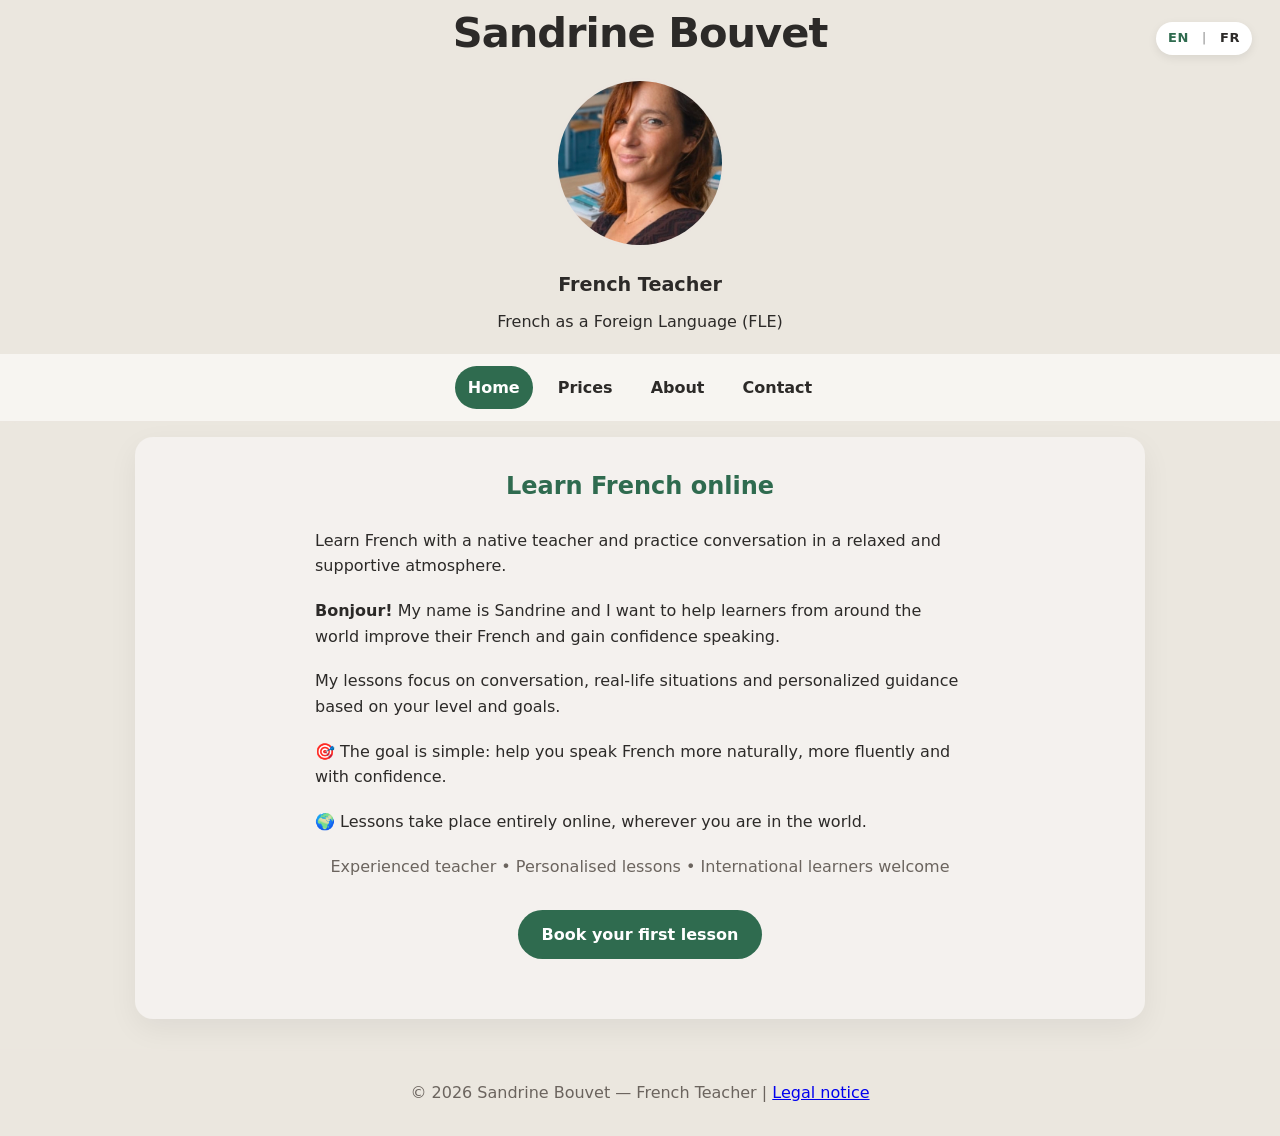
<file: index.html>
<!DOCTYPE html>
<html lang="en">
<head>
<meta charset="UTF-8">
<meta name="viewport" content="width=device-width, initial-scale=1.0">
<title>Learn French Online with a Native Teacher | Sandrine Bouvet</title>
<link rel="stylesheet" href="style.css">
</head>

<body>
<div style="position:fixed; top:22px; right:28px; z-index:9999; background:white; padding:6px 12px; border-radius:18px; box-shadow:0 3px 10px rgba(0,0,0,0.08); font-size:13px; font-weight:600; letter-spacing:0.5px;">
  <a href="index.html" style="text-decoration:none; color:#2f6b4f; margin-right:8px;">EN</a>
  <span style="color:#aaa;">|</span>
  <a href="index-fr.html" style="text-decoration:none; color:#2c2a28; margin-left:8px;">FR</a>
</div>
<header class="container" style="text-align:center;">

<h1>Sandrine Bouvet</h1>

<img src="medaillon.jpg" alt="Sandrine Bouvet"
style="width:170px;height:170px;border-radius:50%;object-fit:cover;margin-top:1px;border:3px solid #ebe6df;">

<p style="font-size:1.2rem;font-weight:600;margin-top:15px;margin-bottom:8px;">
French Teacher
</p>

<p style="margin-top:0;">
French as a Foreign Language (FLE)
</p>

</header>

<nav>
<div class="container navbar">

<a class="active" href="index.html">Home</a>
<a href="prices.html">Prices</a>
<a href="about.html">About</a>
<a href="contact.html">Contact</a>

</div>
</nav>

<main class="container">

<div class="card">

<h2>Learn French online</h2>

<div style="max-width:650px;margin:auto;">

<p>Learn French with a native teacher and practice conversation in a relaxed and supportive atmosphere.</p>

<p><strong>Bonjour!</strong> My name is Sandrine and I want to help learners from around the world improve their French and gain confidence speaking.</p>

<p>My lessons focus on conversation, real-life situations and personalized guidance based on your level and goals.</p>

<p>🎯 The goal is simple: help you speak French more naturally, more fluently and with confidence.</p>

<p>🌍 Lessons take place entirely online, wherever you are in the world.</p>

<p style="text-align:center;color:#6b645e;margin-top:15px;">
Experienced teacher • Personalised lessons • International learners welcome
</p>

</div>

<a href="https://calendly.com/sandrine-bouvet" target="_blank" class="bouton">
Book your first lesson
</a>

</div>

</main>

<footer>
© 2026 Sandrine Bouvet — French Teacher |
<a href="mentions-legales.html">Legal notice</a>
</footer>

</body>
</html>
</file>
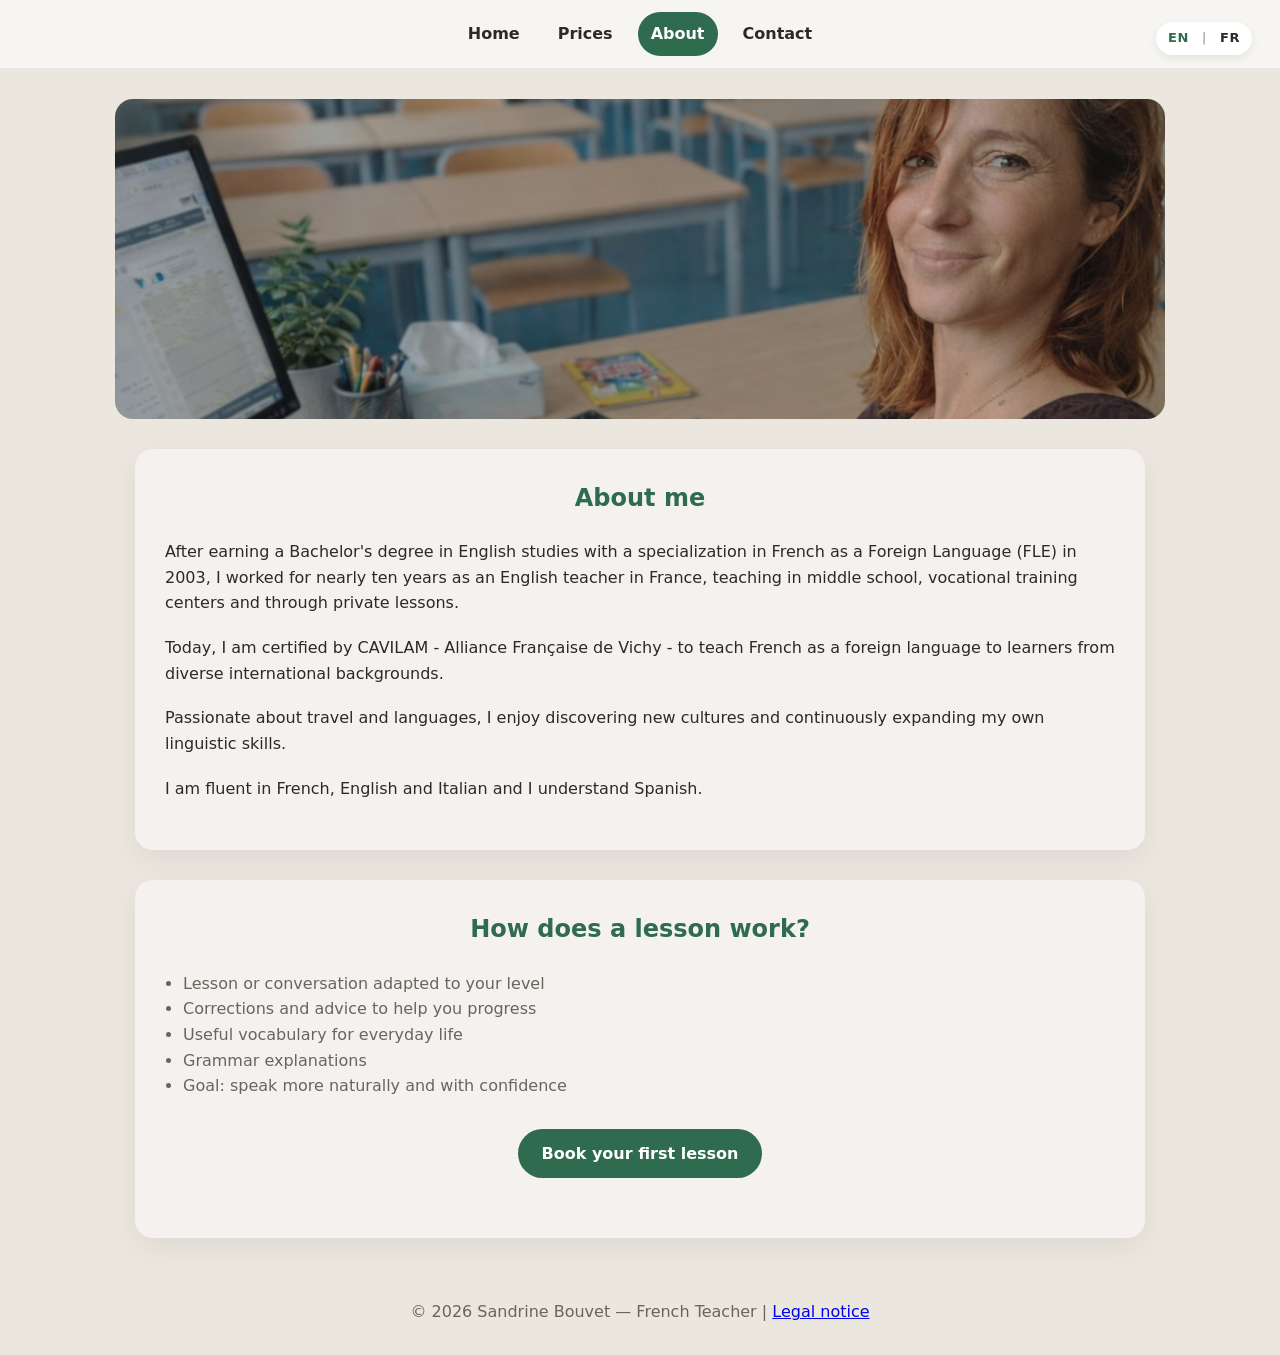
<file: about.html>
<!DOCTYPE html>
<html lang="en">
<head>
<meta charset="UTF-8">
<meta name="viewport" content="width=device-width, initial-scale=1.0">
<title>About — Sandrine Bouvet</title>
<link rel="stylesheet" href="style.css">
</head>

<body>
<div style="position:fixed; top:22px; right:28px; z-index:9999; background:white; padding:6px 12px; border-radius:18px; box-shadow:0 3px 10px rgba(0,0,0,0.08); font-size:13px; font-weight:600; letter-spacing:0.5px;">
  <a href="about.html" style="text-decoration:none; color:#2f6b4f; margin-right:8px;">EN</a>
  <span style="color:#aaa;">|</span>
  <a href="apropos-fr.html" style="text-decoration:none; color:#2c2a28; margin-left:8px;">FR</a>
</div>
<nav>
<div class="container navbar">
<a href="index.html">Home</a>
<a href="prices.html">Prices</a>
<a class="active" href="about.html">About</a>
<a href="contact.html">Contact</a>
</div>
</nav>

<div style="display:flex; justify-content:center; margin-top:30px; margin-bottom:30px;">
<div style="width:1050px; max-width:90%; height:320px; overflow:hidden; border-radius:18px;">
<img src="aproposbandeau2.jpg" alt="Sandrine Bouvet teaching"
style="width:100%; height:200%; object-fit:cover; object-position:center;">
</div>
</div>

<main class="container">

<div class="card">

<h2>About me</h2>

<p>After earning a Bachelor's degree in English studies with a specialization in French as a Foreign Language (FLE) in 2003, I worked for nearly ten years as an English teacher in France, teaching in middle school, vocational training centers and through private lessons.</p>

<p>Today, I am certified by CAVILAM - Alliance Française de Vichy - to teach French as a foreign language to learners from diverse international backgrounds.</p>

<p>Passionate about travel and languages, I enjoy discovering new cultures and continuously expanding my own linguistic skills.</p>

<p>I am fluent in French, English and Italian and I understand Spanish.</p>

</div>

<div class="card">

<h2>How does a lesson work?</h2>

<ul>
<li> Lesson or conversation adapted to your level</li>
<li> Corrections and advice to help you progress</li>
<li> Useful vocabulary for everyday life</li>
<li> Grammar explanations</li>
<li> Goal: speak more naturally and with confidence</li>
</ul>

<a href="https://calendly.com/sandrine-bouvet/french-conversation-session" target="_blank" class="bouton">
Book your first lesson
</a>

</div>

</main>

<footer>
© 2026 Sandrine Bouvet — French Teacher |
<a href="mentions-legales.html">Legal notice</a>
</footer>

</body>
</html>
</file>
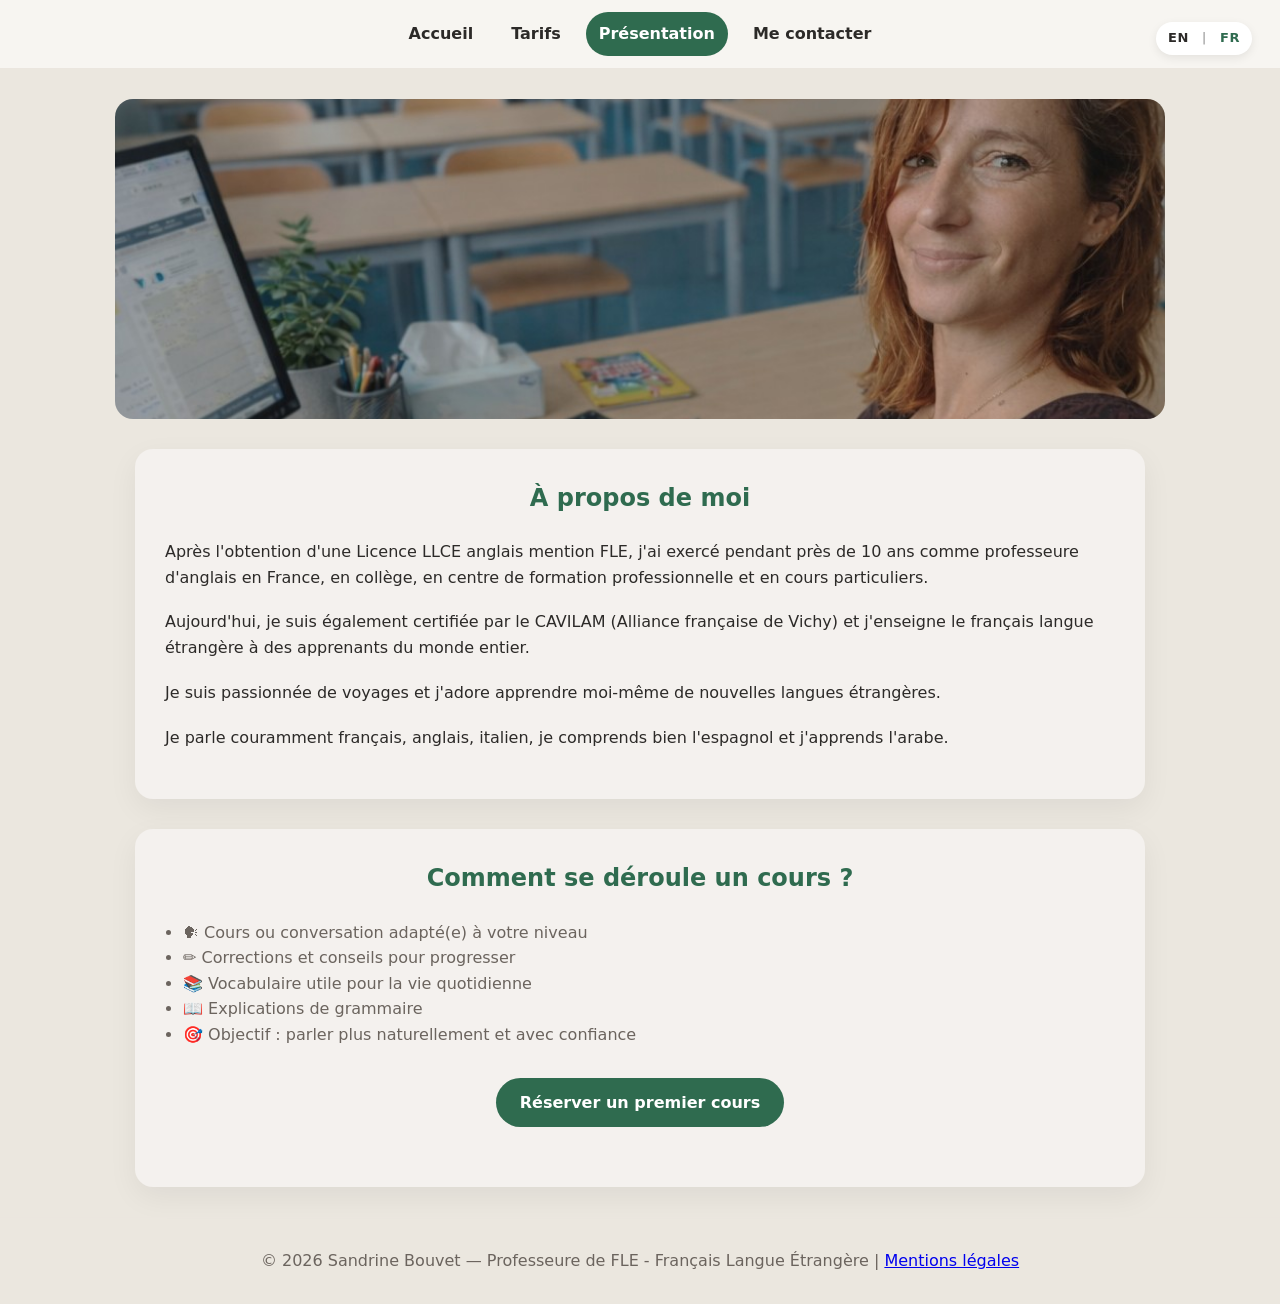
<file: apropos-fr.html>
<!DOCTYPE html>
<html lang="fr">
<head>
  <meta charset="UTF-8" />
  <meta name="viewport" content="width=device-width, initial-scale=1.0" />
  <title>Présentation — Sandrine Bouvet</title>
  <link rel="stylesheet" href="style.css" />
</head>
<body>
<div style="position:fixed; top:22px; right:28px; z-index:9999; background:white; padding:6px 12px; border-radius:18px; box-shadow:0 3px 10px rgba(0,0,0,0.08); font-size:13px; font-weight:600; letter-spacing:0.5px;">
  <a href="about.html" style="text-decoration:none; color:#2c2a28; margin-right:8px;">EN</a>
  <span style="color:#aaa;">|</span>
  <a href="apropos-fr.html" style="text-decoration:none; color:#2f6b4f; margin-left:8px;">FR</a>
</div>
<nav>
  <div class="container navbar">
    <a href="index-fr.html">Accueil</a>
<a href="tarifs-fr.html">Tarifs</a>
<a class="active" href="apropos-fr.html">Présentation</a>
<a href="contact-fr.html">Me contacter</a>
  </div>
</nav>

<div style="display:flex; justify-content:center; margin-top:30px; margin-bottom:30px;">
  <div style="width:1050px; max-width:90%; height:320px; overflow:hidden; border-radius:18px;">
    <img src="aproposbandeau2.jpg" alt="Sandrine Bouvet en classe"
         style="width:100%; height:200%; object-fit:cover; object-position:center;">
  </div>
</div>

<main class="container">

  <div class="card">
    <h2>À propos de moi</h2>

    <p>Après l'obtention d'une Licence LLCE anglais mention FLE, j'ai exercé pendant près de 10 ans comme professeure d'anglais en France, en collège, en centre de formation professionnelle et en cours particuliers.</p>

    <p>Aujourd'hui, je suis également certifiée par le CAVILAM (Alliance française de Vichy) et j'enseigne le français langue étrangère à des apprenants du monde entier.</p>

    <p>Je suis passionnée de voyages et j'adore apprendre moi-même de nouvelles langues étrangères.</p>

    <p>Je parle couramment français, anglais, italien, je comprends bien l'espagnol et j'apprends l'arabe.</p>
  </div>

  <div class="card">
    <h2>Comment se déroule un cours ?</h2>

    <ul>
      <li>🗣 Cours ou conversation adapté(e) à votre niveau</li>
      <li>✏️ Corrections et conseils pour progresser</li>
      <li>📚 Vocabulaire utile pour la vie quotidienne</li>
      <li>📖 Explications de grammaire</li>
      <li>🎯 Objectif : parler plus naturellement et avec confiance</li>
    </ul>

    <a href="https://calendly.com/sandrine-bouvet" target="_blank" class="bouton">Réserver un premier cours</a>
  </div>

</main>

<footer>
  © 2026 Sandrine Bouvet — Professeure de FLE - Français Langue Étrangère |
  <a href="mentions-legales.html">Mentions légales</a>
</footer>

</body>
</html>
</file>
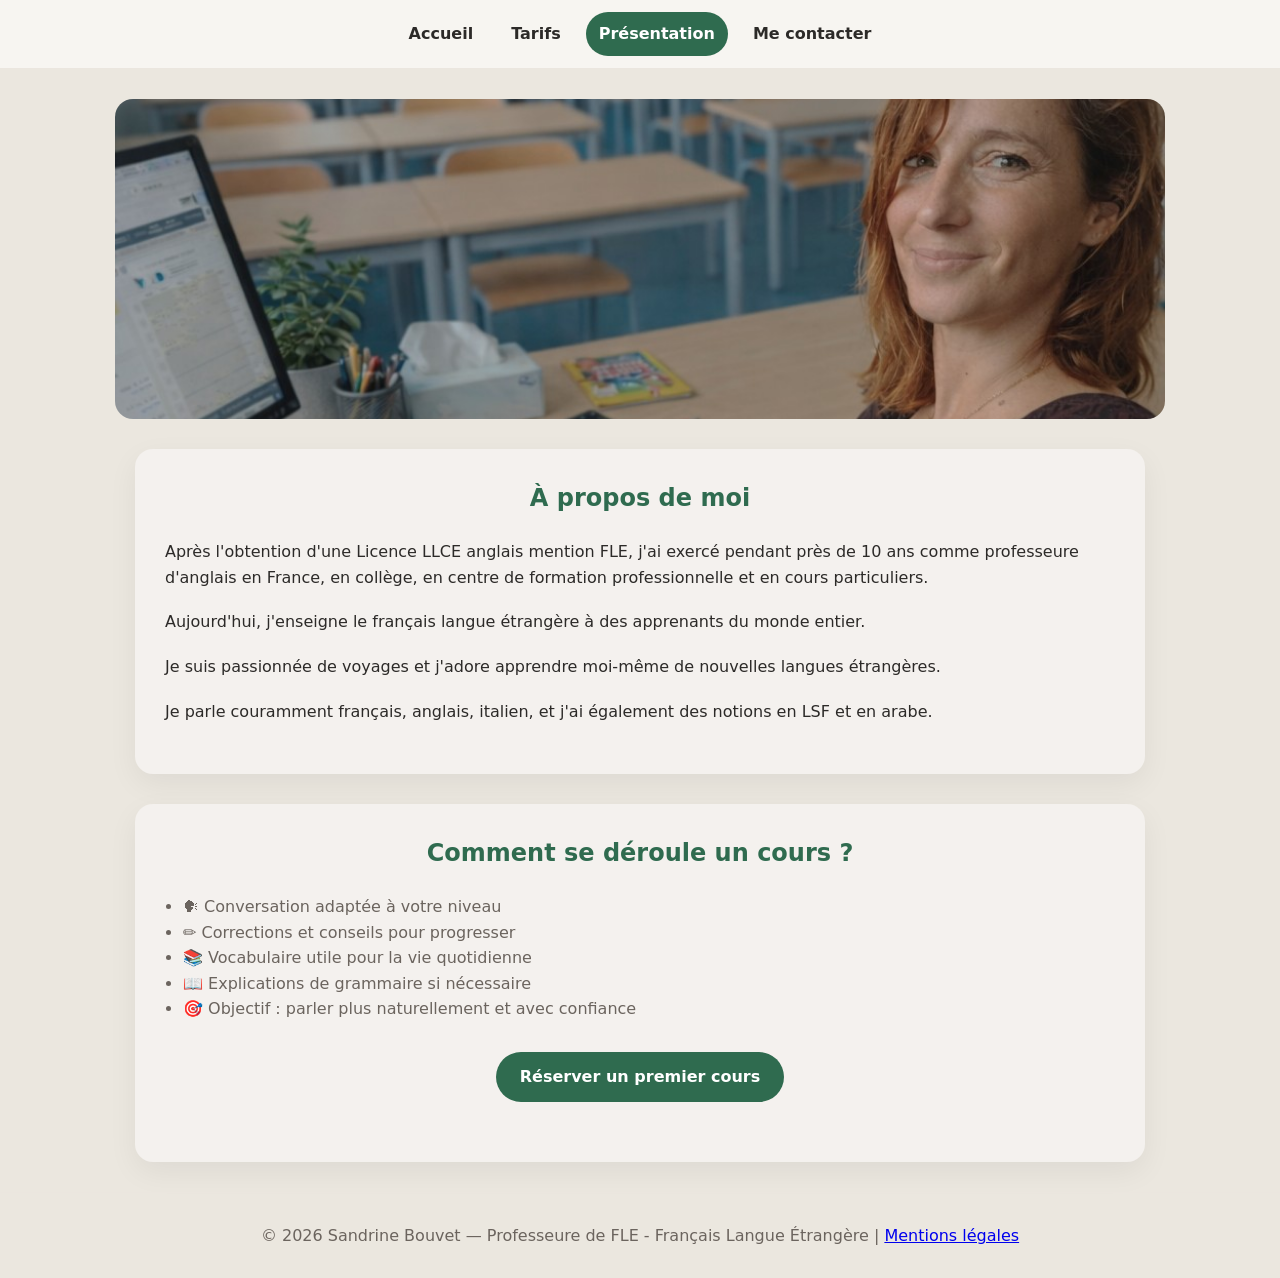
<file: apropos.html>
<!DOCTYPE html>
<html lang="fr">
<head>
  <meta charset="UTF-8" />
  <meta name="viewport" content="width=device-width, initial-scale=1.0" />
  <title>Présentation — Sandrine Bouvet</title>
  <link rel="stylesheet" href="style.css" />
</head>
<body>

<nav>
  <div class="container navbar">
    <a href="index.html">Accueil</a>
    <a href="tarifs.html">Tarifs</a>
    <a class="active" href="apropos.html">Présentation</a>
    <a href="contact.html">Me contacter</a>
  </div>
</nav>

<div style="display:flex; justify-content:center; margin-top:30px; margin-bottom:30px;">
  <div style="width:1050px; max-width:90%; height:320px; overflow:hidden; border-radius:18px;">
    <img src="aproposbandeau2.jpg" alt="Sandrine Bouvet en classe"
         style="width:100%; height:200%; object-fit:cover; object-position:center;">
  </div>
</div>

<main class="container">

  <div class="card">
    <h2>À propos de moi</h2>

    <p>Après l'obtention d'une Licence LLCE anglais mention FLE, j'ai exercé pendant près de 10 ans comme professeure d'anglais en France, en collège, en centre de formation professionnelle et en cours particuliers.</p>

    <p>Aujourd'hui, j'enseigne le français langue étrangère à des apprenants du monde entier.</p>

    <p>Je suis passionnée de voyages et j'adore apprendre moi-même de nouvelles langues étrangères.</p>

    <p>Je parle couramment français, anglais, italien, et j'ai également des notions en LSF et en arabe.</p>
  </div>

  <div class="card">
    <h2>Comment se déroule un cours ?</h2>

    <ul>
      <li>🗣 Conversation adaptée à votre niveau</li>
      <li>✏️ Corrections et conseils pour progresser</li>
      <li>📚 Vocabulaire utile pour la vie quotidienne</li>
      <li>📖 Explications de grammaire si nécessaire</li>
      <li>🎯 Objectif : parler plus naturellement et avec confiance</li>
    </ul>

    <a href="https://calendly.com/sandrine-bouvet/french-conversation-session" target="_blank" class="bouton">Réserver un premier cours</a>
  </div>

</main>

<footer>
  © 2026 Sandrine Bouvet — Professeure de FLE - Français Langue Étrangère |
  <a href="mentions-legales.html">Mentions légales</a>
</footer>

</body>
</html>
</file>
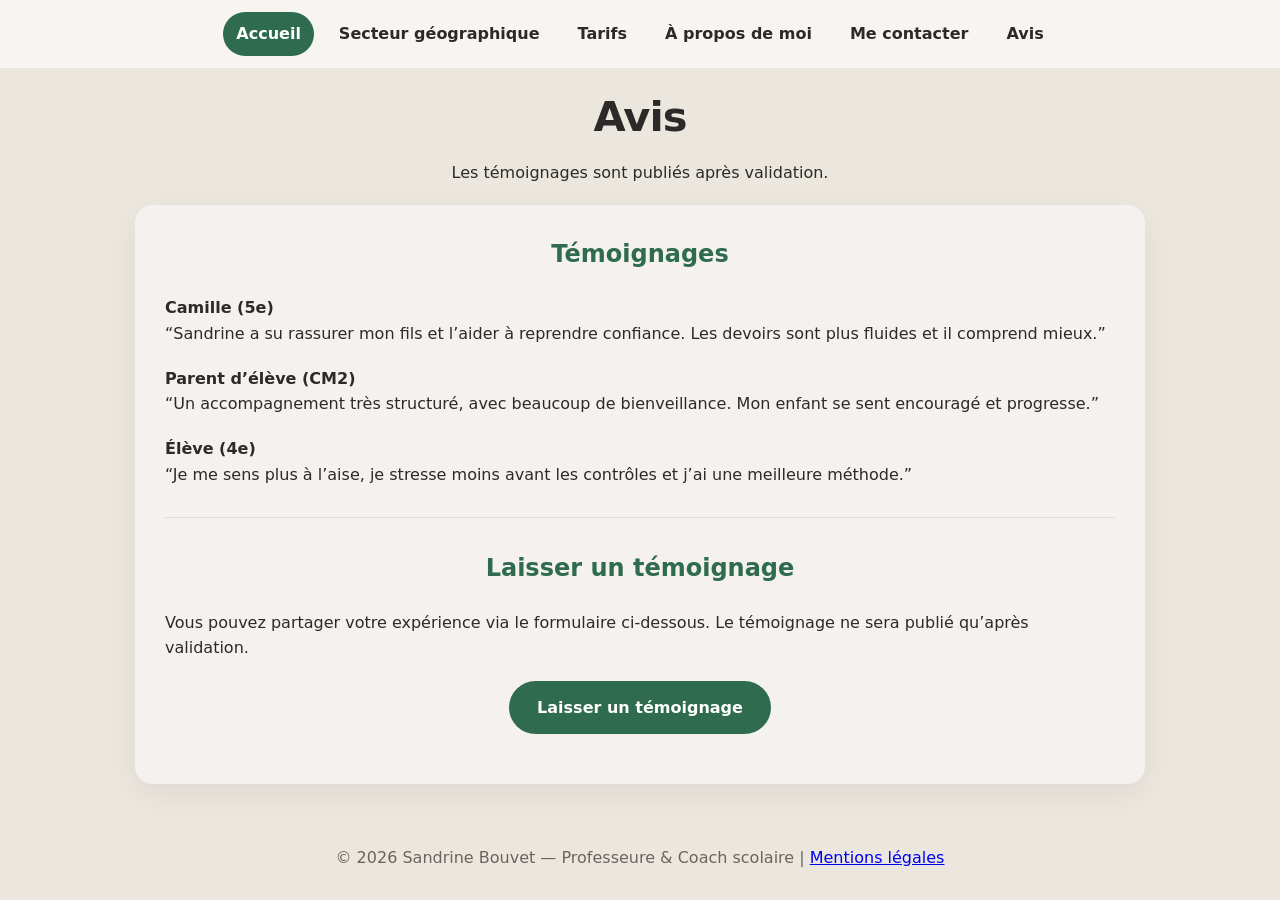
<file: avis.html>
<!DOCTYPE html>
<html lang="fr">
<head>
  <meta charset="UTF-8" />
  <meta name="viewport" content="width=device-width, initial-scale=1.0" />
  <title>Avis — Sandrine Bouvet</title>
  <link rel="stylesheet" href="style.css" />
</head>
<body>

<nav>
  <div class="container navbar">
    <a class="active" href="index.html">Accueil</a>
    <a href="zone.html">Secteur géographique</a>
    <a href="tarifs.html">Tarifs</a>
    <a href="apropos.html">À propos de moi</a>
    <a href="contact.html">Me contacter</a>
    <a href="avis.html">Avis</a>
  </div>
</nav>

  <header class="container" style="text-align:center;">
    <h1>Avis</h1>
    <p>Les témoignages sont publiés après validation.</p>
  </header>

  <main class="container">

    <div class="card">
      <h2>Témoignages</h2>

      <p><strong>Camille (5e)</strong><br>
      “Sandrine a su rassurer mon fils et l’aider à reprendre confiance. Les devoirs sont plus fluides et il comprend mieux.”</p>

      <p><strong>Parent d’élève (CM2)</strong><br>
      “Un accompagnement très structuré, avec beaucoup de bienveillance. Mon enfant se sent encouragé et progresse.”</p>

      <p><strong>Élève (4e)</strong><br>
      “Je me sens plus à l’aise, je stresse moins avant les contrôles et j’ai une meilleure méthode.”</p>

      <hr style="margin:30px 0; opacity:0.2;">

      <h2>Laisser un témoignage</h2>

      <p>
        Vous pouvez partager votre expérience via le formulaire ci-dessous.
        Le témoignage ne sera publié qu’après validation.
      </p>

      <p style="text-align:center; margin-top:20px;">
        <a class="btn primary" 
           href="https://forms.gle/BQLimpi8Eo2jcEDfA" 
           target="_blank" 
           rel="noopener">
           Laisser un témoignage
        </a>
      </p>

    </div>

  </main>
<footer>
  © 2026 Sandrine Bouvet — Professeure & Coach scolaire  
  | <a href="mentions-legales.html">Mentions légales</a>
</footer>


</body>
</html>
</file>
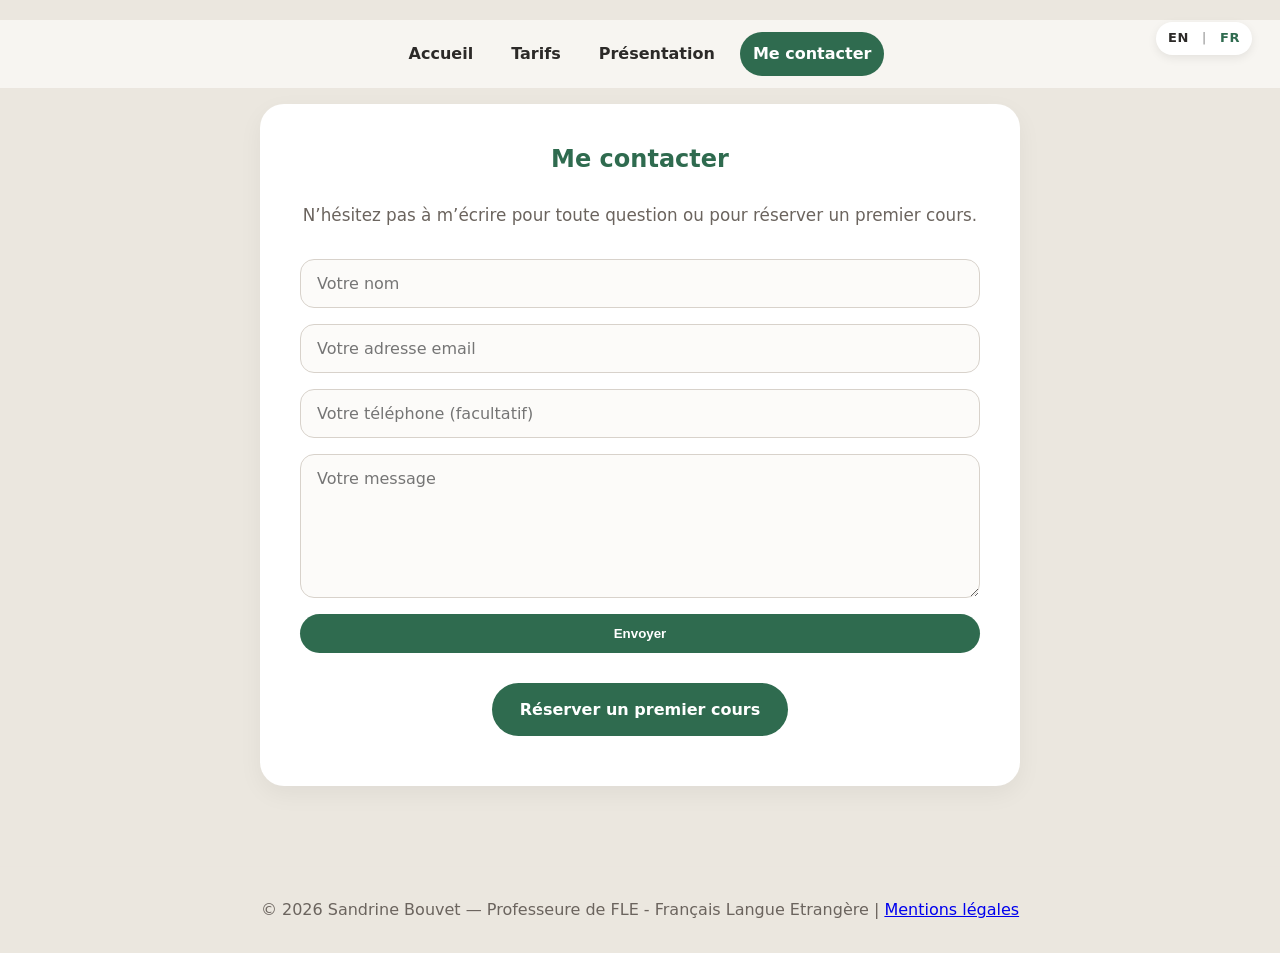
<file: contact-fr.html>
<!DOCTYPE html>
<html lang="fr">
<head>
  <meta charset="UTF-8" />
  <meta name="viewport" content="width=device-width, initial-scale=1.0" />
  <title>Contact — Sandrine Bouvet</title>
  <link rel="stylesheet" href="style.css" />
</head>
<body class="contact-page">
<div style="position:fixed; top:22px; right:28px; z-index:9999; background:white; padding:6px 12px; border-radius:18px; box-shadow:0 3px 10px rgba(0,0,0,0.08); font-size:13px; font-weight:600; letter-spacing:0.5px;">
  <a href="contact.html" style="text-decoration:none; color:#2c2a28; margin-right:8px;">EN</a>
  <span style="color:#aaa;">|</span>
  <a href="contact-fr.html" style="text-decoration:none; color:#2f6b4f; margin-left:8px;">FR</a>
</div>
<header class="container">

</header>

<nav>
  <div class="container navbar">
    <a href="index-fr.html">Accueil</a>
<a href="tarifs-fr.html">Tarifs</a>
<a href="apropos-fr.html">Présentation</a>
<a class="active" href="contact-fr.html">Me contacter</a>
   
  </div>
</nav>

<main class="page-contact">
  <section class="contact-card">
    <h2>Me contacter</h2>
    <p class="contact-intro">
      N’hésitez pas à m’écrire pour toute question ou pour réserver un premier cours.
    </p>

    <form class="contact-form" action="https://formspree.io/f/mojkdnpw" method="POST">
      <input type="text" name="name" placeholder="Votre nom" required>
      
      <input type="email" name="email" placeholder="Votre adresse email" required>
      
      <input type="tel" name="telephone" placeholder="Votre téléphone (facultatif)">
      
      <textarea name="message" rows="6" placeholder="Votre message" required></textarea>

      <button type="submit" class="btn">Envoyer</button>
    </form>

    <div class="contact-buttons">
     <a href="https://calendly.com/sandrine-bouvet" class="btn">Réserver un premier cours</a>
    </div>
  </section>
</main>
<footer>
  © 2026 Sandrine Bouvet — Professeure de FLE - Français Langue Etrangère 
  | <a href="mentions-legales.html">Mentions légales</a>
</footer>

</body>
</html>
</file>
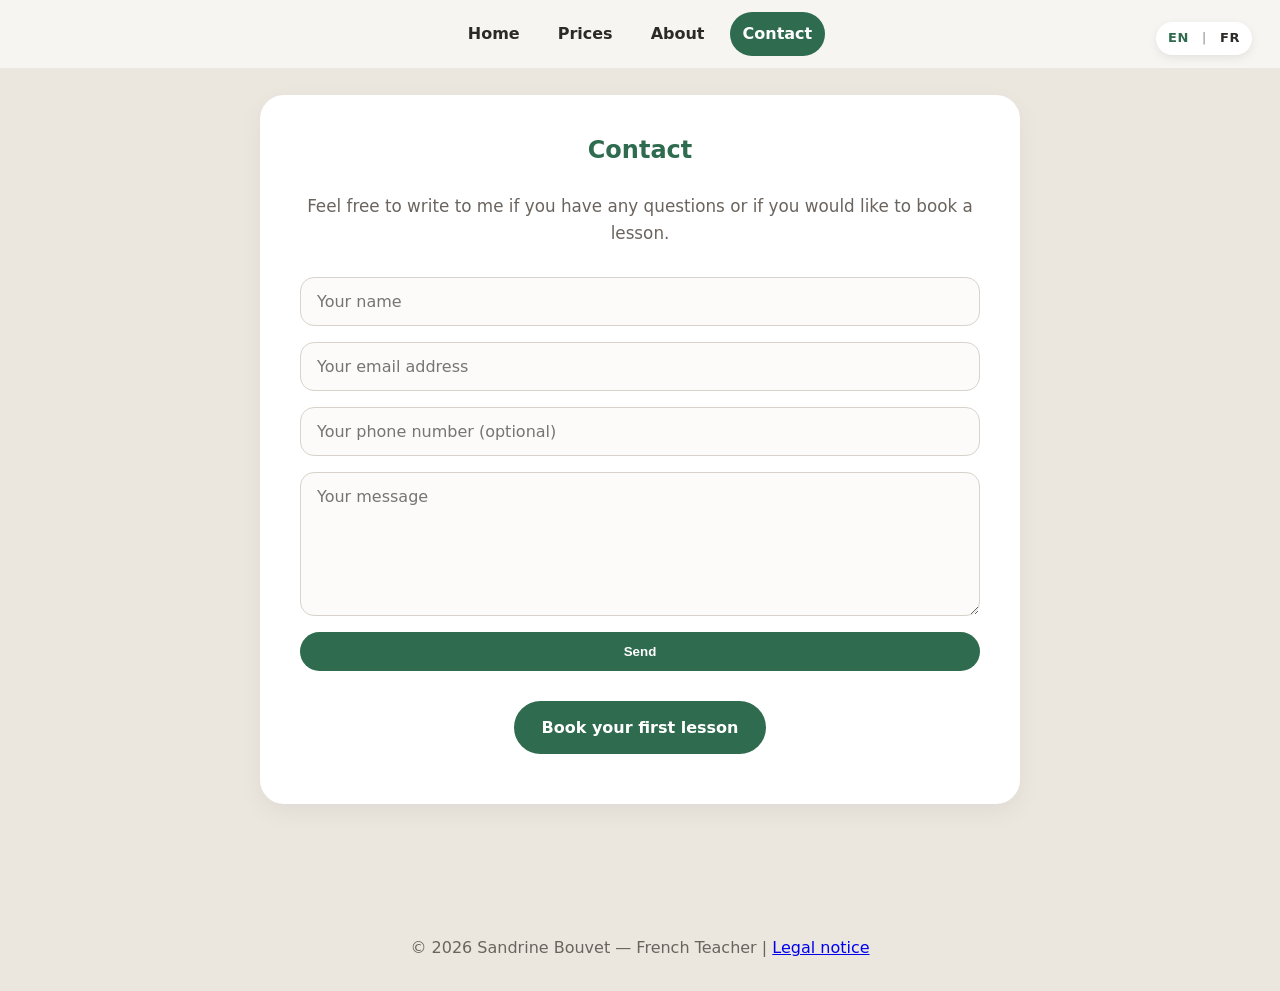
<file: contact.html>
<!DOCTYPE html>
<html lang="en">
<head>
<meta charset="UTF-8">
<meta name="viewport" content="width=device-width, initial-scale=1.0">
<title>Contact — Sandrine Bouvet</title>
<link rel="stylesheet" href="style.css">
</head>

<body>
<div style="position:fixed; top:22px; right:28px; z-index:9999; background:white; padding:6px 12px; border-radius:18px; box-shadow:0 3px 10px rgba(0,0,0,0.08); font-size:13px; font-weight:600; letter-spacing:0.5px;">
  <a href="contact.html" style="text-decoration:none; color:#2f6b4f; margin-right:8px;">EN</a>
  <span style="color:#aaa;">|</span>
  <a href="contact-fr.html" style="text-decoration:none; color:#2c2a28; margin-left:8px;">FR</a>
</div>
<nav>
<div class="container navbar">
<a href="index.html">Home</a>
<a href="prices.html">Prices</a>
<a href="about.html">About</a>
<a class="active" href="contact.html">Contact</a>
</div>
</nav>

<main class="page-contact">

<section class="contact-card">

<h2>Contact</h2>

<p class="contact-intro">
Feel free to write to me if you have any questions or if you would like to book a lesson.
</p>

<form class="contact-form" action="https://formspree.io/f/mojkdnpw" method="POST">

<input type="text" name="name" placeholder="Your name" required>

<input type="email" name="email" placeholder="Your email address" required>

<input type="tel" name="telephone" placeholder="Your phone number (optional)">

<textarea name="message" rows="6" placeholder="Your message" required></textarea>

<button type="submit" class="btn">Send</button>

</form>

<div class="contact-buttons">

<a href="https://calendly.com/sandrine-bouvet" class="btn">
Book your first lesson
</a>

</div>

</section>

</main>

<footer>
© 2026 Sandrine Bouvet — French Teacher |
<a href="mentions-legales.html">Legal notice</a>
</footer>

</body>
</html>
</file>
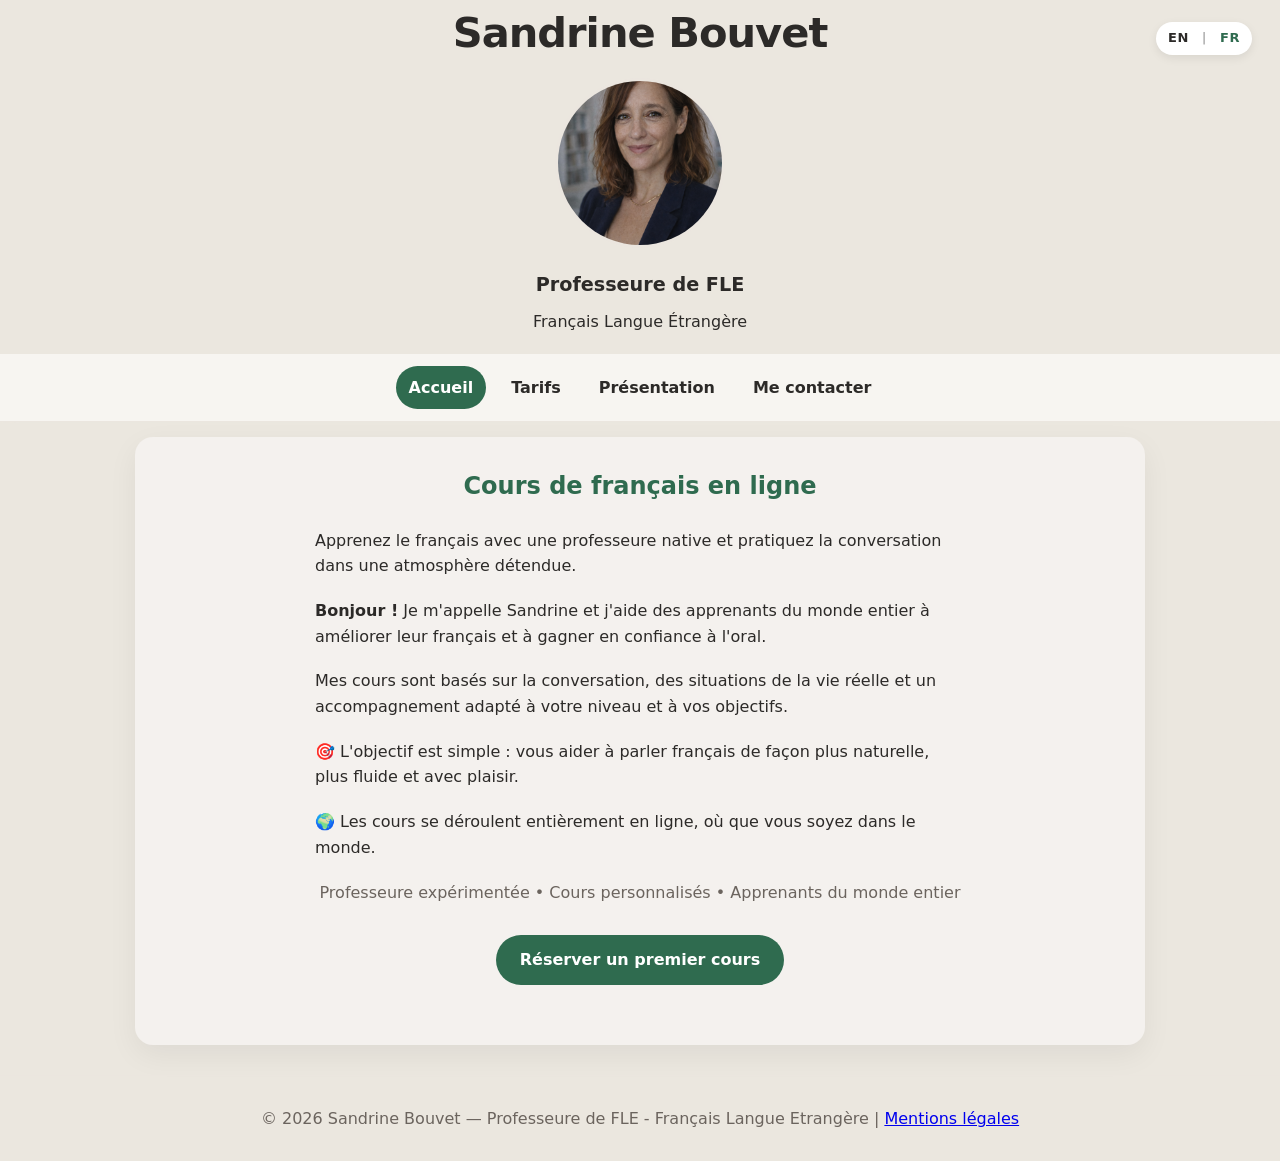
<file: index-fr.html>
<!DOCTYPE html>
<html lang="fr">
<head>
  <meta charset="UTF-8" />
  <meta name="viewport" content="width=device-width, initial-scale=1.0" />
  <title>Sandrine Bouvet — Professeure de FLE</title>
  <link rel="stylesheet" href="style.css" />
  <link href="https://fonts.googleapis.com/css2?family=Dancing+Script&display=swap" rel="stylesheet">
</head>
<body>
<div style="position:fixed; top:22px; right:28px; z-index:9999; background:white; padding:6px 12px; border-radius:18px; box-shadow:0 3px 10px rgba(0,0,0,0.08); font-size:13px; font-weight:600; letter-spacing:0.5px;">
  <a href="index.html" style="text-decoration:none; color:#2c2a28; margin-right:8px;">EN</a>
  <span style="color:#aaa;">|</span>
  <a href="index-fr.html" style="text-decoration:none; color:#2f6b4f; margin-left:8px;">FR</a>
</div>
<header class="container" style="text-align:center;">
  <h1>Sandrine Bouvet</h1>

  <img src="sandrine.jpg" alt="Sandrine Bouvet"
       style="width:170px;height:170px;border-radius:50%;object-fit:cover;margin-top:1px;border:3px solid #ebe6df;">

  <p style="font-size:1.2rem; font-weight:600; margin-top:15px; margin-bottom:8px;">
    Professeure de FLE
  </p>
  <p style="margin-top:0;">
    Français Langue Étrangère
  </p>
</header>

<nav>
  <div class="container navbar">
   <a class="active" href="index-fr.html">Accueil</a>
<a href="tarifs-fr.html">Tarifs</a>
<a href="apropos-fr.html">Présentation</a>
<a href="contact-fr.html">Me contacter</a>
  </div>
</nav>

<main class="container">
  <div class="card">

<h2>Cours de français en ligne</h2>

<div style="max-width:650px; margin:auto;">

<p>Apprenez le français avec une professeure native et pratiquez la conversation dans une atmosphère détendue.</p>

<p><strong>Bonjour !</strong> Je m'appelle Sandrine et j'aide des apprenants du monde entier à améliorer leur français et à gagner en confiance à l'oral.</p>

<p>Mes cours sont basés sur la conversation, des situations de la vie réelle et un accompagnement adapté à votre niveau et à vos objectifs.</p>

<p>🎯 L'objectif est simple : vous aider à parler français de façon plus naturelle, plus fluide et avec plaisir.</p>

<p>🌍 Les cours se déroulent entièrement en ligne, où que vous soyez dans le monde.</p>

<p style="text-align:center; color:#6b645e; margin-top:15px;">
Professeure expérimentée • Cours personnalisés • Apprenants du monde entier
</p>

</div>

<a href="https://calendly.com/sandrine-bouvet/french-conversation-session" target="_blank" class="bouton">
Réserver un premier cours
</a>

</div>
</main>

<footer>
  © 2026 Sandrine Bouvet — Professeure de FLE - Français Langue Etrangère |
  <a href="mentions-legales.html">Mentions légales</a>
</footer>

</body>
</html>
</file>
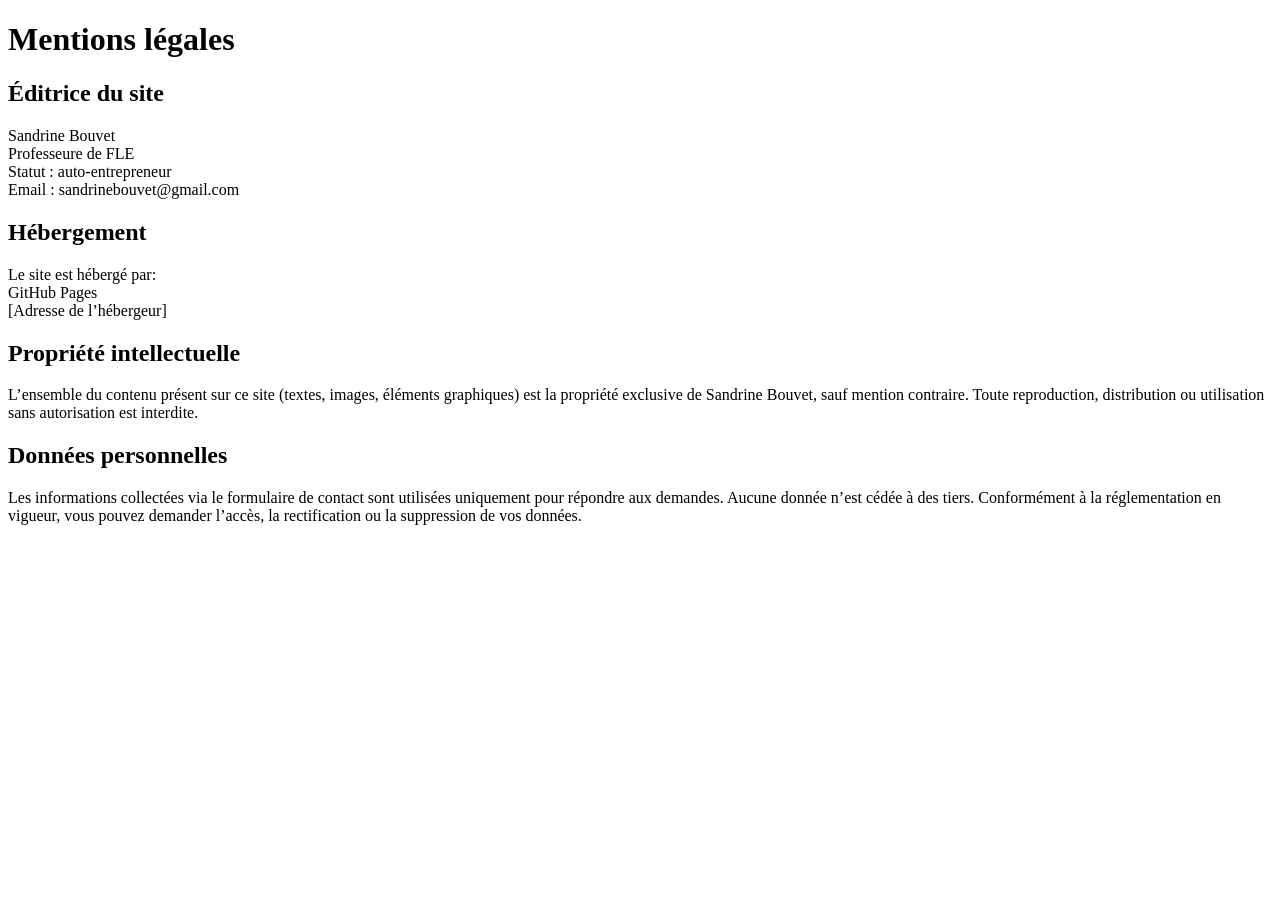
<file: mentions-legales.html>
<!DOCTYPE html>
<html lang="fr">
<head>
  <meta charset="UTF-8">
  <title>Mentions légales</title>
</head>
<body>

<h1>Mentions légales</h1>

<h2>Éditrice du site</h2>
<p>
Sandrine Bouvet<br>
Professeure de FLE<br>
Statut : auto-entrepreneur<br>
Email : sandrinebouvet@gmail.com<br>
</p>

<h2>Hébergement</h2>
<p>
Le site est hébergé par:<br>
GitHub Pages<br>
[Adresse de l’hébergeur]<br>
</p>

<h2>Propriété intellectuelle</h2>
<p>
L’ensemble du contenu présent sur ce site (textes, images, éléments graphiques)
est la propriété exclusive de Sandrine Bouvet, sauf mention contraire.
Toute reproduction, distribution ou utilisation sans autorisation est interdite.
</p>

<h2>Données personnelles</h2>
<p>
Les informations collectées via le formulaire de contact sont utilisées
uniquement pour répondre aux demandes. Aucune donnée n’est cédée à des tiers.
Conformément à la réglementation en vigueur, vous pouvez demander l’accès,
la rectification ou la suppression de vos données.
</p>

</body>

</html>
</file>
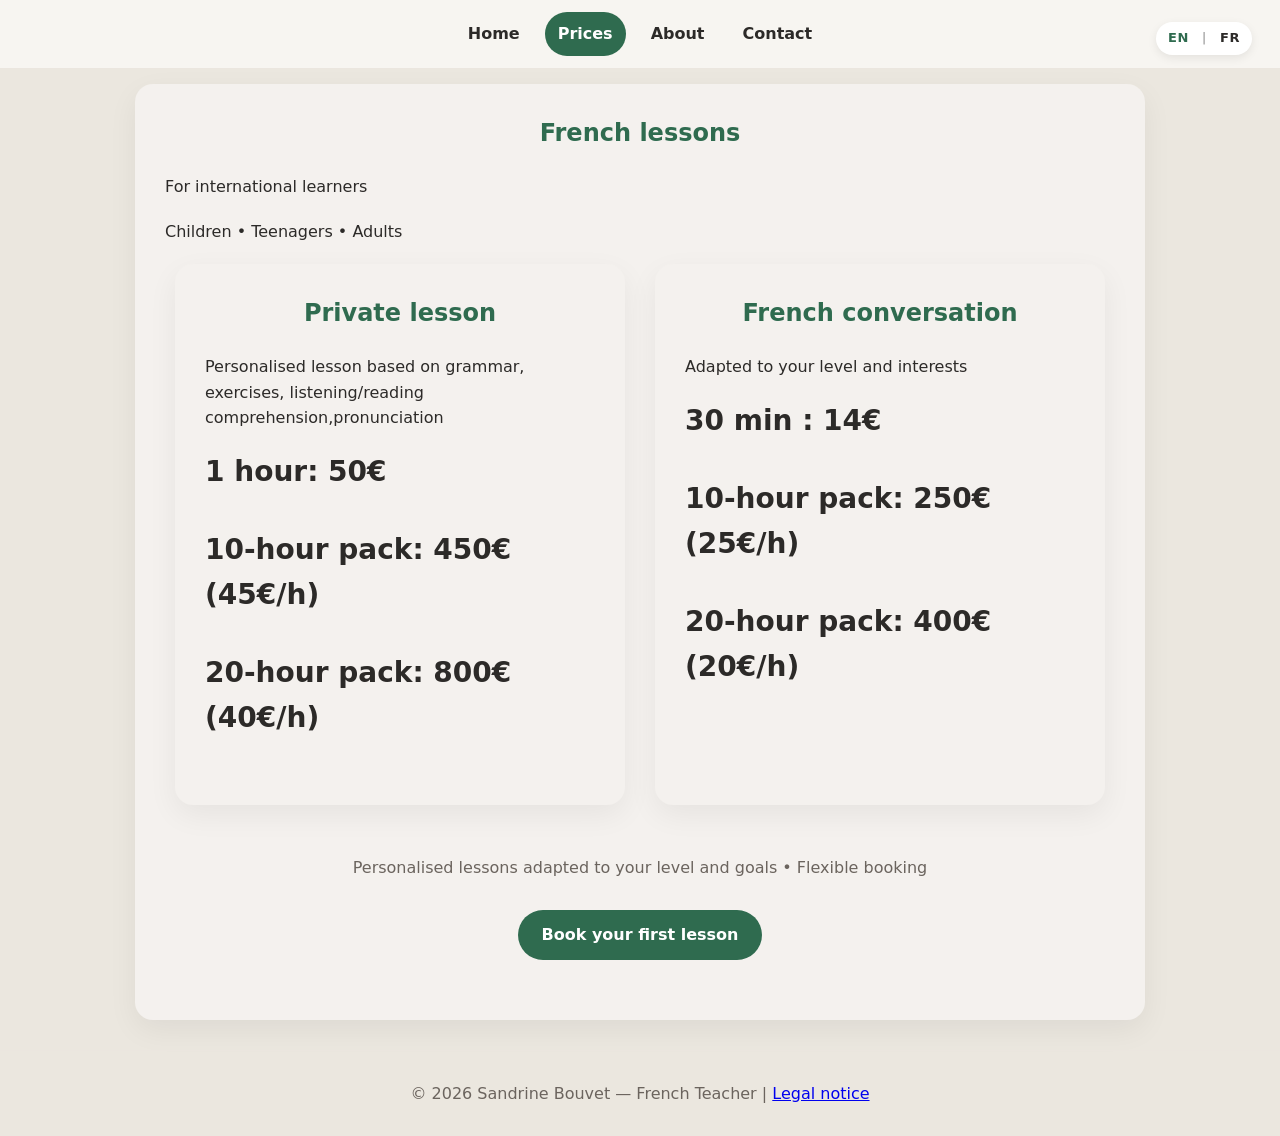
<file: prices.html>
<!DOCTYPE html>
<html lang="en">
<head>
<meta charset="UTF-8">
<meta name="viewport" content="width=device-width, initial-scale=1.0">
<title>Prices — Sandrine Bouvet</title>
<link rel="stylesheet" href="style.css">
</head>

<body>
<div style="position:fixed; top:22px; right:28px; z-index:9999; background:white; padding:6px 12px; border-radius:18px; box-shadow:0 3px 10px rgba(0,0,0,0.08); font-size:13px; font-weight:600; letter-spacing:0.5px;">
  <a href="prices.html" style="text-decoration:none; color:#2f6b4f; margin-right:8px;">EN</a>
  <span style="color:#aaa;">|</span>
  <a href="tarifs-fr.html" style="text-decoration:none; color:#2c2a28; margin-left:8px;">FR</a>
</div>
<nav>
<div class="container navbar">
<a href="index.html">Home</a>
<a class="active" href="prices.html">Prices</a>
<a href="about.html">About</a>
<a href="contact.html">Contact</a>
</div>
</nav>

<main class="container">

<div class="card">

<h2>French lessons</h2>

<p>For international learners<p> 
</p>Children • Teenagers • Adults</p>

<div class="tarifs-grid">

<div class="card">

<h2>Private lesson</h2>

<p>Personalised lesson based on grammar, exercises, listening/reading comprehension,pronunciation</p>

<p class="price-value">1 hour: 50€</p>
<p class="price-value">10-hour pack: 450€ (45€/h)</p>
<p class="price-value">20-hour pack: 800€ (40€/h)</p>

</div>
<div class="card">

<h2>French conversation</h2>
<p>Adapted to your level and interests</p>
  
<p class="price-value">30 min : 14€</p>
<p class="price-value">10-hour pack: 250€ (25€/h)</p>
<p class="price-value">20-hour pack: 400€ (20€/h)</p>

</div>

  
</div>

<p style="text-align:center;color:#6b645e;margin-top:20px;">
Personalised lessons adapted to your level and goals • Flexible booking
</p>

<a href="https://calendly.com/sandrine-bouvet" target="_blank" class="bouton">
Book your first lesson
</a>

</div>

</main>

<footer>
© 2026 Sandrine Bouvet — French Teacher |
<a href="mentions-legales.html">Legal notice</a>
</footer>

</body>
</html>
</file>
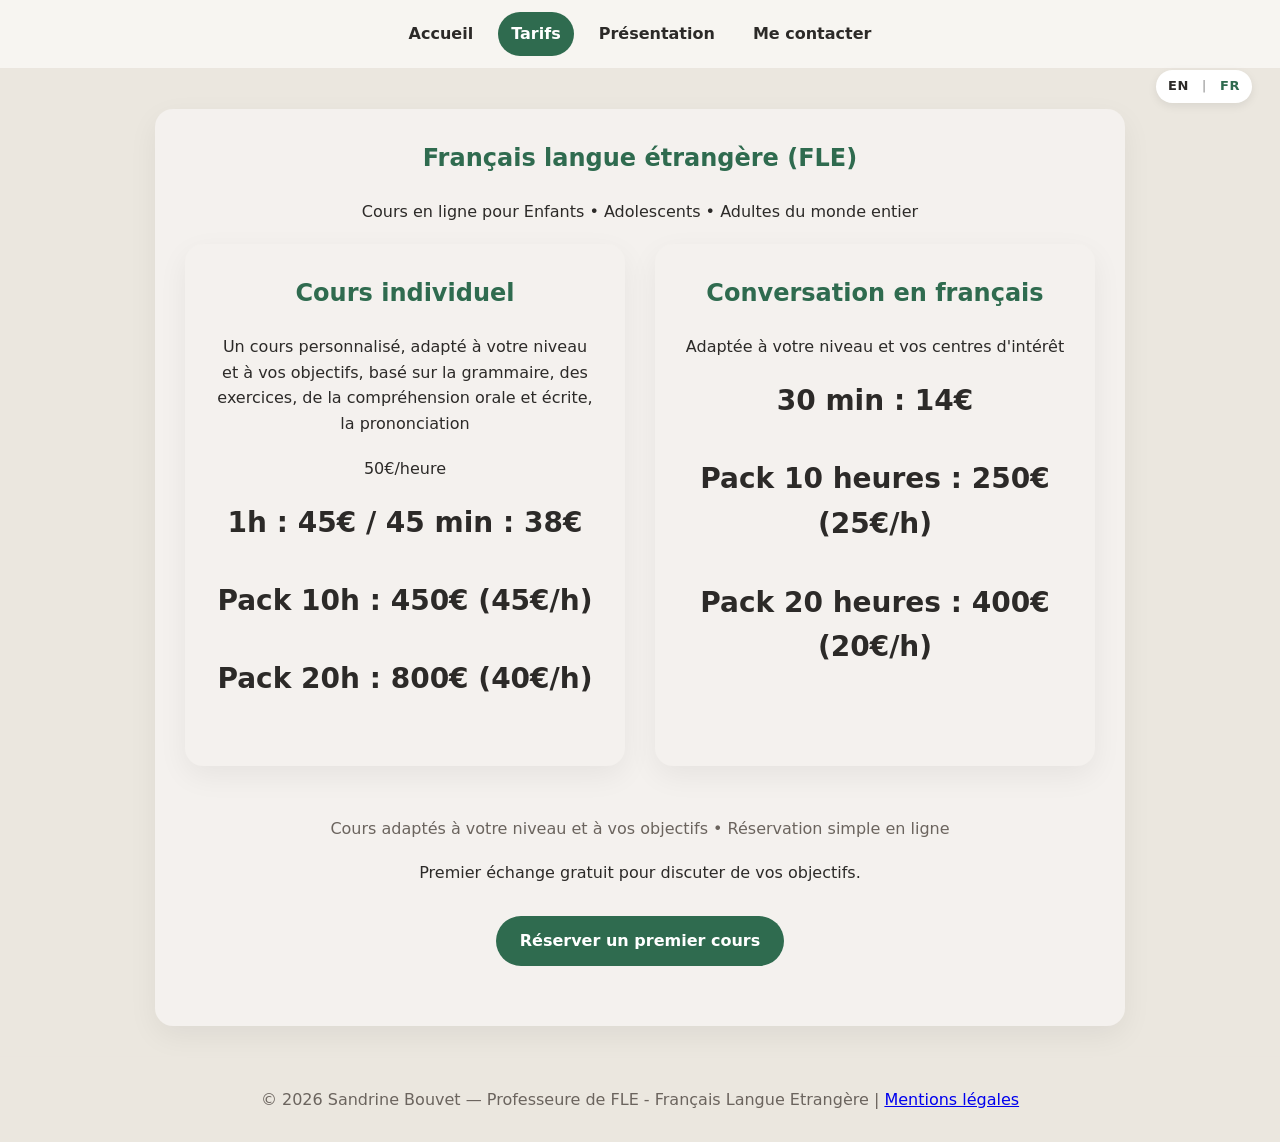
<file: tarifs-fr.html>
<!DOCTYPE html>
<html lang="fr">
<head>
  <meta charset="UTF-8" />
  <meta name="viewport" content="width=device-width, initial-scale=1.0" />
  <title>Tarifs — Sandrine Bouvet</title>
  <link rel="stylesheet" href="style.css" />
</head>
<body>
<div style="position:fixed; top:70px; right:28px; z-index:9999; background:white; padding:6px 12px; border-radius:18px; box-shadow:0 3px 10px rgba(0,0,0,0.08); font-size:13px; font-weight:600; letter-spacing:0.5px;">
  <a href="prices.html" style="text-decoration:none; color:#2c2a28; margin-right:8px;">EN</a>
  <span style="color:#aaa;">|</span>
  <a href="tarifs-fr.html" style="text-decoration:none; color:#2f6b4f; margin-left:8px;">FR</a>
</div>
<header class="container">
  
</header>

<nav>
  <div class="container navbar">
   <a href="index-fr.html">Accueil</a>
<a class="active" href="tarifs-fr.html">Tarifs</a>
<a href="apropos-fr.html">Présentation</a>
<a href="contact-fr.html">Me contacter</a>
 
  </div>
</nav>

<main class="container">
 <section class="section" id="tarifs">
  <div class="container">
    <header class="section-head">
      
    </header>
 
    <div class="cards">
    

      <!-- FLE -->
      <article class="card">
        <div class="card-head">
          <h2 class="card-title">Français langue étrangère (FLE)</h2>
          <p class="card-subtitle">Cours en ligne pour Enfants • Adolescents • Adultes du monde entier</p>
        </div>

<div class="tarifs-grid">

  <div class="card">
    <h2>Cours individuel</h2>

    <p>Un cours personnalisé, adapté à votre niveau et à vos objectifs, basé sur la grammaire, des exercices, de la compréhension orale et écrite, la prononciation</p>

    <p>50€/heure</p>
   <p class="price-value">1h : 45€ / 45 min : 38€</p>
    <p class="price-value">Pack 10h : 450€ (45€/h)</p>
    <p class="price-value">Pack 20h : 800€ (40€/h)</p>
  </div>
<div class="card">

<h2>Conversation en français</h2>

  <p> Adaptée à votre niveau et vos centres d'intérêt</p>
  
<p class="price-value">30 min : 14€</p>
<p class="price-value">Pack 10 heures : 250€ (25€/h)</p>
<p class="price-value">Pack 20 heures : 400€ (20€/h)</p>

</div>
</div>

<p style="text-align:center; color:#6b645e; margin-top:20px;">
Cours adaptés à votre niveau et à vos objectifs • Réservation simple en ligne<p>
<p>Premier échange gratuit pour discuter de vos objectifs.
</p>

    <a href="https://calendly.com/sandrine-bouvet" target="_blank" class="bouton">Réserver un premier cours</a>
        </div>


     </div>
</section>

</main>

<footer>
  © 2026 Sandrine Bouvet — Professeure de FLE - Français Langue Etrangère 
  | <a href="mentions-legales.html">Mentions légales</a>
</footer>

</body>
</html>
</file>
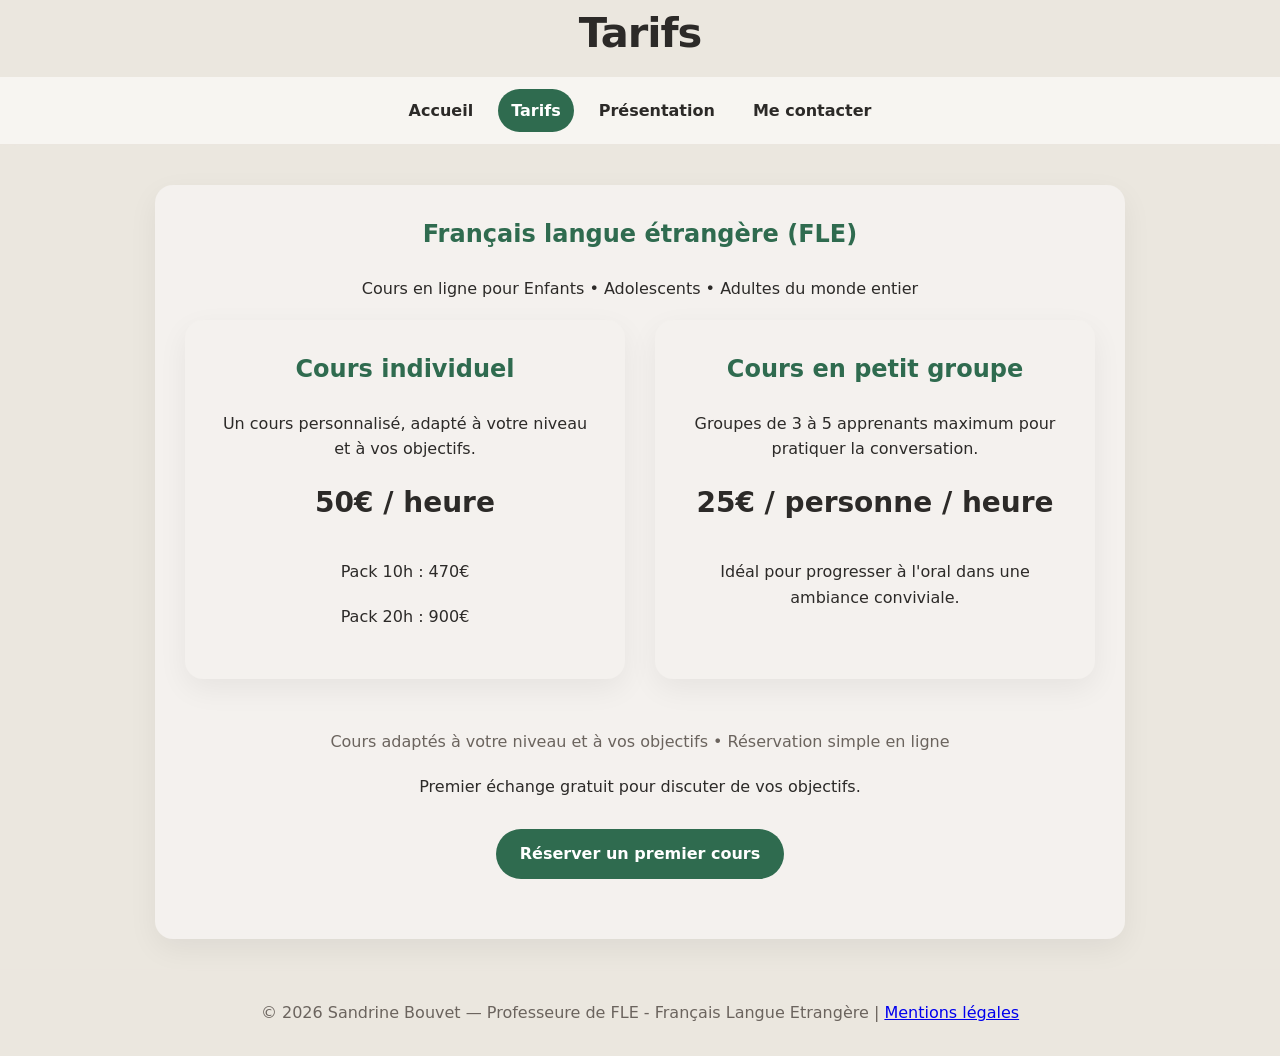
<file: tarifs.html>
<!DOCTYPE html>
<html lang="fr">
<head>
  <meta charset="UTF-8" />
  <meta name="viewport" content="width=device-width, initial-scale=1.0" />
  <title>Tarifs — Sandrine Bouvet</title>
  <link rel="stylesheet" href="style.css" />
</head>
<body>

<header class="container">

  <h1>Tarifs</h1>
</header>

<nav>
  <div class="container navbar">
    <a href="index.html">Accueil</a>
    <a  class="active" href="tarifs.html">Tarifs</a>
    <a href="apropos.html">Présentation</a>
    <a href="contact.html">Me contacter</a>
 
  </div>
</nav>

<main class="container">
 <section class="section" id="tarifs">
  <div class="container">
    <header class="section-head">
      
    </header>
 
    <div class="cards">
    

      <!-- FLE -->
      <article class="card">
        <div class="card-head">
          <h2 class="card-title">Français langue étrangère (FLE)</h2>
          <p class="card-subtitle">Cours en ligne pour Enfants • Adolescents • Adultes du monde entier</p>
        </div>

<div class="tarifs-grid">

  <div class="card">
    <h2>Cours individuel</h2>

    <p>Un cours personnalisé, adapté à votre niveau et à vos objectifs.</p>

    <p class="price-value">50€ / heure</p>

    <p>Pack 10h : 470€</p>
    <p>Pack 20h : 900€</p>
  </div>


  <div class="card">
    <h2>Cours en petit groupe</h2>

    <p>Groupes de 3 à 5 apprenants maximum pour pratiquer la conversation.</p>

    <p class="price-value">25€ / personne / heure</p>

    <p>Idéal pour progresser à l'oral dans une ambiance conviviale.</p>
  </div>

</div>

<p style="text-align:center; color:#6b645e; margin-top:20px;">
Cours adaptés à votre niveau et à vos objectifs • Réservation simple en ligne<p>
<p>Premier échange gratuit pour discuter de vos objectifs.
</p>

    <a href="https://calendly.com/sandrine-bouvet/french-conversation-session" target="_blank" class="bouton">Réserver un premier cours</a>
        </div>


     </div>
</section>

</main>

<footer>
  © 2026 Sandrine Bouvet — Professeure de FLE - Français Langue Etrangère 
  | <a href="mentions-legales.html">Mentions légales</a>
</footer>

</body>
</html>
</file>
<file: style.css>
:root{
  --bg:#f8f6f2;
  --text:#2c2a28;
  --muted:#6b645e;
  --accent:#2f6b4f;
  --accent-soft:#e7efe9;
  --border:#ebe6df;
  --card:#ffffff;
}

*{box-sizing:border-box;}
body{
  margin:0;
  font-family: system-ui, -apple-system, Segoe UI, Roboto, sans-serif;
  background:var(--bg);
  color:var(--text);
  line-height:1.6;
}

.container{max-width:1050px;margin:auto;padding:0 20px;}

header{
  padding:15px 0 10px;
  text-align:center;
}

.badge{
  display:inline-block;
  background:var(--accent-soft);
  color:var(--accent);
  padding:6px 14px;
  border-radius:30px;
  font-weight:600;
  margin-bottom:16px;
  font-size:0.95rem;
}

h1{
  font-size:2.6rem;
  margin:0 0 10px;
  letter-spacing:-1px;
}

.subtitle{
  font-size:1.12rem;
  color:var(--muted);
  margin:0;
}

nav{
  position: sticky;
  top: 0;
  background: rgba(248,246,242,0.95);
  backdrop-filter: blur(8px);
  border-bottom: 1px solid var(--border);
  z-index: 10;
}

.navbar{
  display:flex;
  gap:12px;
  justify-content:center;
  flex-wrap:wrap;
  padding:12px 0;
}

.navbar a{
  text-decoration:none;
  font-weight:700;
  color:var(--text);
  padding:8px 12px;
  border-radius:999px;
  border: 1px solid transparent;
}

.navbar a:hover{
  border-color: var(--border);
  background: white;
}

.navbar a.active{
  background: var(--accent);
  color: white;
  border-color: transparent;
}

main{padding: 5px 0 50px;}

.card{
  background: #f4f1ee;
  border-radius: 18px;
  padding: 30px;
  margin-bottom: 30px;
  box-shadow: 0 10px 30px rgba(0,0,0,0.06);
}

h2{margin:0 0 10px; font-size:1.5rem;}
p{margin: 10px 0;}
ul{margin: 10px 0 0; padding-left:18px; color: var(--muted);}
strong{color: var(--text);}

.cta{
  display:flex;
  gap:10px;
  justify-content:center;
  flex-wrap:wrap;
  margin-top:18px;
}

.btn{
  display:inline-block;
  padding:12px 18px;
  border-radius:999px;
  text-decoration:none;
  font-weight:700;
  border:1px solid var(--border);
  background:white;
  color:var(--text);
}

.btn.primary{
  background:var(--accent);
  color:white;
  border-color:transparent;
}

.btn:hover{filter: brightness(0.98);}
.btn.primary:hover{filter: brightness(0.95);}

footer{
  text-align:center;
  padding:30px;
  color:var(--muted);
  border-top: 1px solid var(--border);
}

/* Centrer uniquement les titres de la page À propos */
/* Titres dans les cartes : pas de marge en haut */
.card h2{
  text-align: center;
  margin-top: 0;
}

body{
  background-color: #ebe7df;
}

h2{
  color: #2f6b4f;
}

h2{
  color: #2f6b4f;
  position: relative;
  padding-bottom: 12px;
}

h2{
  color: #2f6b4f;
  margin-top: 40px;
  margin-bottom: 2px;
  font-weight: 600;
}

nav{
  margin-bottom: 15px;
}

#tarifs .card {
  text-align: center;
}

.price-value {
  font-size: 22px;
  font-weight: 700;
}

.tax-box{
  background:#7b5e45;
  color:#fff;
  padding:25px;
  border-radius:16px;
  margin-top:40px;
  text-align:center;
}

.callout{
  background:#c8a98f;
  color:#fff;
  padding:25px;
  border-radius:16px;
  margin-top:40px;
}

.box {
  text-align: center;
}

.box ul {
  display: inline-block;
  text-align: left;
}
.badge{
  display: block;
  width: fit-content;
  margin: 4px auto 16px;
}

p {
  margin-bottom: 1.2em;
  line-height: 1.6;
}
.bouton {
  background-color: #2f6b4f;
  color: white;
  padding: 12px 24px;
  text-decoration: none;
  border-radius: 30px;
  display: block;
  width: fit-content;
  margin: 30px auto;
  font-weight: 600;
}

.contact-card{
  max-width: 800px;
  margin: 10px auto 40px;
  background: #fff;
  padding: 50px 40px;
  border-radius: 24px;
  box-shadow: 0 8px 24px rgba(0,0,0,0.05);
  text-align: center;
}

.contact-card h2{
  margin-bottom: 15px;
}

.contact-intro{
  color: #666;
  font-size: 1.05rem;
  line-height: 1.6;
  margin-bottom: 30px;
}

.contact-details{
  margin-bottom: 30px;
}

.contact-details p{
  margin: 12px 0;
  font-size: 1.05rem;
}

.contact-details a{
  color: #2f6b4f;
  text-decoration: none;
}

.contact-details a:hover{
  text-decoration: underline;
}

.contact-buttons{
  display: flex;
  justify-content: center;
  gap: 20px;
  flex-wrap: wrap;
}

.page-contact{
  padding: 1px 20px 60px;
}

.contact-card{
  max-width: 760px;
  margin: 10px auto 40px;
  background: #fff;
  padding: 36px 40px 50px;
  border-radius: 24px;
  box-shadow: 0 8px 24px rgba(0,0,0,0.05);
  text-align: center;
}

.contact-card h2{
  margin-bottom: 12px;
}

.contact-intro{
  color: #6b645e;
  font-size: 1.05rem;
  line-height: 1.6;
  margin-bottom: 30px;
}

.contact-form{
  display: flex;
  flex-direction: column;
  gap: 16px;
}

.contact-form input,
.contact-form textarea{
  width: 100%;
  padding: 14px 16px;
  border: 1px solid #d8d2cb;
  border-radius: 14px;
  font-size: 1rem;
  font-family: inherit;
  background: #fcfbf9;
  box-sizing: border-box;
}

.contact-form input:focus,
.contact-form textarea:focus{
  outline: none;
  border-color: #7fb3a1;
  box-shadow: 0 0 0 3px rgba(127,179,161,0.15);
}

.contact-form textarea{
  resize: vertical;
  min-height: 140px;
}

.contact-buttons{
  margin-top: 24px;
}

.btn.secondary{
  display: inline-block;
}

button.btn{
background:var(--accent);
  color: white;
  border: none;
  cursor: pointer;
}

button.btn:hover{
  background: #6aa38f;
}

a.btn{
  display: inline-block;
  background:var(--accent);
  color: white;
  padding: 14px 28px;
  border-radius: 28px;
  text-decoration: none;
  border: none;
  cursor: pointer;
}

a.btn:hover{
  background: #6aa38f;
}

.contact-buttons{
  margin-top:30px;
}

.btn:hover{
  opacity:0.9;
}

body.contact-page header{
  padding: 20px 0 10px;
}

body.contact-page main{
  padding: 8px 0 40px;
}

body.contact-page header{
  padding: 12px 0 8px;
}

body.contact-page main{
  padding: 0 0 40px;
}

.contact-card h2{
  margin-top: 0;
  margin-bottom: 12px;
}

.tarifs-grid{
  display:flex;
  gap:30px;
  justify-content:center;
  flex-wrap:wrap;
}

.tarifs-grid .card{
  flex:1;
  min-width:280px;
  max-width:450px;
}

.price-value{
  font-size:28px;
  font-weight:700;
  color:var(--text);
}
.lang-switch{
  position:fixed;
  top:20px;
  right:30px;
  font-size:14px;
  font-weight:600;
}

.lang-switch a{
  text-decoration:none;
  color:#2c2a28;
  margin-left:10px;
}
@media (max-width:768px){

  img{
    object-position:50% 10%;
  }

  .lang-switch{
    position:static;
    margin:0 auto 20px auto;
    text-align:center;
    font-size:13px;
  }

}
</file>
